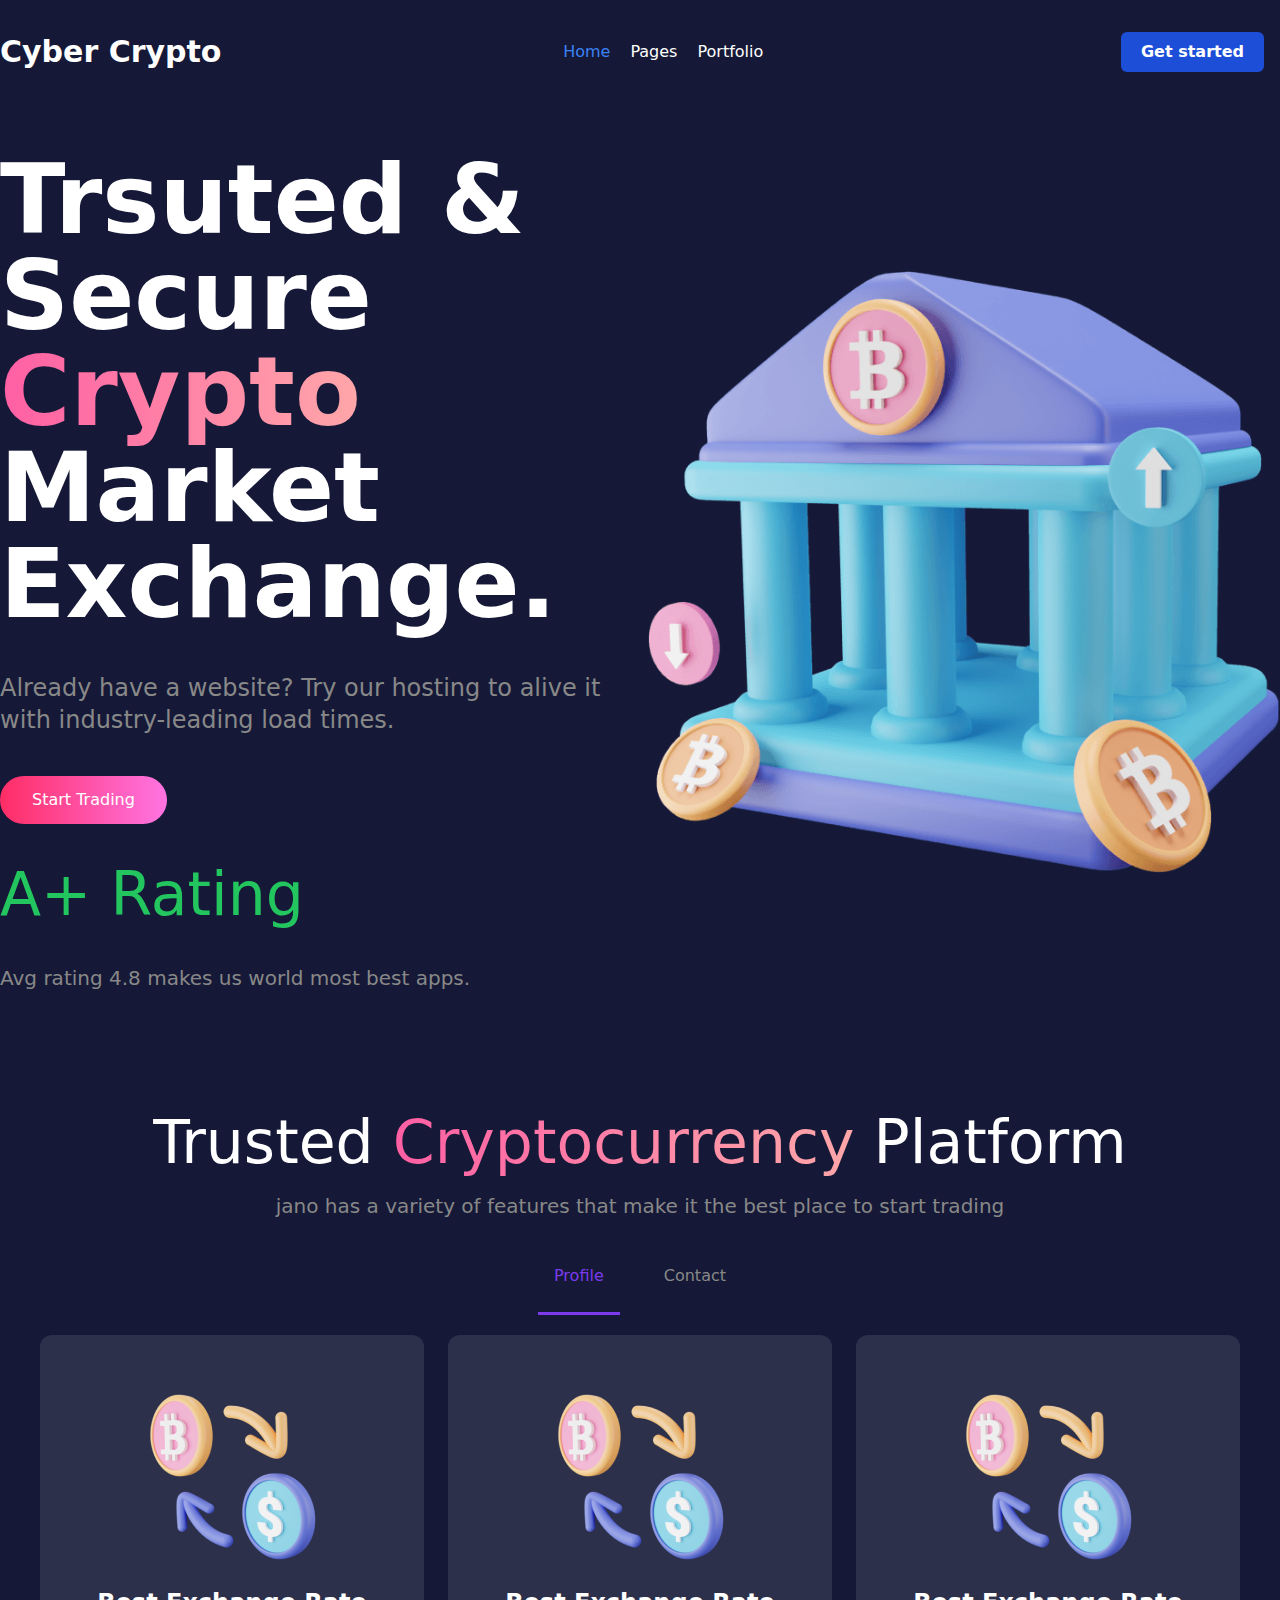
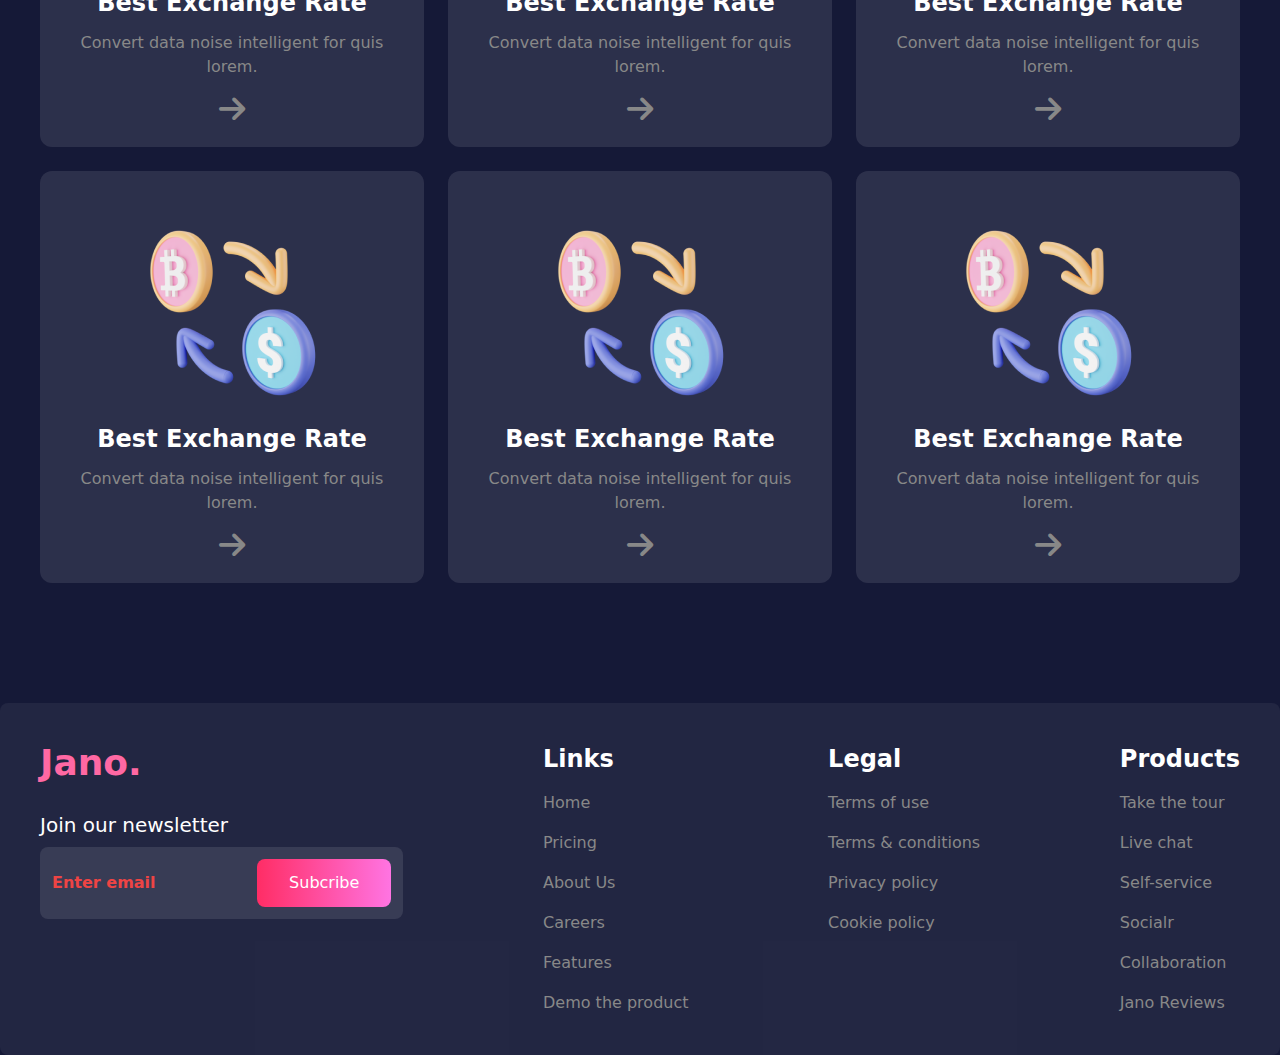
<file: src/index.html>
<!DOCTYPE html>
<html>
  <head>
    <meta charset="UTF-8" />
    <meta name="viewport" content="width=device-width, initial-scale=1.0" />

    <!-- font awesome -->
    <link
      rel="stylesheet"
      href="https://cdnjs.cloudflare.com/ajax/libs/font-awesome/6.6.0/css/all.min.css"
    />

    <!--  Nhúng CSS tailwindcss sau khi watch  -->
    <link href="./output.css" rel="stylesheet" />
  </head>
  <body>
    <!-- <div class="text-red-500 text-sm font-bold">demo tailwindcss</div>
    <div class="text-[#6D11F3] bg-[#6D11F3]">hhh</div> -->

    <main class="bg-[#151937]">
      <!-- HEADER -->
      <section id="header">
        <header class="pt-8">
          <div class="container flex justify-between items-center">
            <div class="text-3xl font-semibold text-white">Cyber Crypto</div>
            <div class="gap-5 hidden md:flex">
              <nav>
                <a
                  href=""
                  class="text-blue-500 font-normal hover:text-blue-500 transition-all"
                  >Home</a
                >
              </nav>
              <nav>
                <a
                  href=""
                  class="text-white font-normal hover:text-blue-500 transition-all"
                  >Pages</a
                >
              </nav>
              <nav>
                <a
                  href=""
                  class="text-white font-normal hover:text-blue-500 transition-all"
                >
                  Portfolio
                </a>
              </nav>
            </div>
            <div class="flex justify-center items-center flex-col">
              <div class="flex items-center gap-4 px-4">
                <button
                  class="bg-[#1D4ED8] py-2 px-5 rounded-md text-white font-semibold hover:bg-blue-900 transition-all"
                >
                  Get started
                </button>
                <div class="text-white md:hidden">
                  <i class="fa-solid fa-bars"></i>
                </div>
              </div>
            </div>
          </div>
        </header>
      </section>

      <!-- About -->
      <section id="about" class="py-20">
        <div class="container flex flex-col lg:flex-row items-center gap-4">
          <div class="w-1/2 text-white space-y-10 order-2 lg:order-1">
            <h2 class="text-8xl font-semibold">
              Trsuted & Secure
              <span
                class="bg-gradient-to-r from-[#FF5FA4] to-[#FFA7A9] bg-clip-text text-transparent"
                >Crypto</span
              >
              Market Exchange.
            </h2>
            <p class="text-[#888] text-2xl font-normal">
              Already have a website? Try our hosting to alive it with
              industry-leading load times.
            </p>
            <button
              class="bg-gradient-to-r from-[#FF2D65] to-[#FF74E2] py-3 px-8 rounded-full font-medium"
            >
              Start Trading
            </button>
            <p class="text-6xl text-white md:text-red-500 lg:text-green-500">
              A+ Rating
            </p>
            <p class="text-[#888] text-xl">
              Avg rating 4.8 makes us world most best apps.
            </p>
          </div>
          <div class="w-1/2 order-1 lg:order-2">
            <img class="w-full" src="./assets/img/bank.png" alt="" />
          </div>
        </div>
      </section>

      <!-- Platform -->
      <section id="platform" class="p-10">
        <div class="container text-white text-center space-y-5">
          <h2 class="text-6xl">
            Trusted
            <span
              class="bg-gradient-to-r from-[#FF5FA4] to-[#FFA7A9] bg-clip-text text-transparent"
              >Cryptocurrency</span
            >
            Platform
          </h2>
          <p class="text-xl text-[#888]">
            jano has a variety of features that make it the best place to start
            trading
          </p>
          <div class="flex gap-7 justify-center">
            <p
              class="text-violet-600 py-6 px-4 border-b-[3px] border-violet-600 cursor-pointer"
            >
              Profile
            </p>
            <p
              class="py-6 px-4 cursor-pointer text-[#888] hover:text-white hover:border-b-[2px] border-white"
            >
              Contact
            </p>
          </div>
          <div class="grid grid-cols-1 md:grid-cols-2 xl:grid-cols-3 gap-6">
            <div
              class="flex justify-center items-center flex-col bg-[rgba(255,255,255,0.1)] p-5 rounded-xl"
            >
              <img src="./assets/img/trusted_1.png" alt="" />
              <p class="text-2xl font-bold">Best Exchange Rate</p>
              <p class="text-lg text-[#888] mt-3">
                Convert data noise intelligent for quis lorem.
              </p>
              <i class="fa-solid fa-arrow-right text-3xl text-[#888] mt-3"></i>
            </div>
            <div
              class="flex justify-center items-center flex-col bg-[rgba(255,255,255,0.1)] p-5 rounded-xl"
            >
              <img src="./assets/img/trusted_1.png" alt="" />
              <p class="text-2xl font-bold">Best Exchange Rate</p>
              <p class="text-lg text-[#888] mt-3">
                Convert data noise intelligent for quis lorem.
              </p>
              <i class="fa-solid fa-arrow-right text-3xl text-[#888] mt-3"></i>
            </div>
            <div
              class="flex justify-center items-center flex-col bg-[rgba(255,255,255,0.1)] p-5 rounded-xl"
            >
              <img src="./assets/img/trusted_1.png" alt="" />
              <p class="text-2xl font-bold">Best Exchange Rate</p>
              <p class="text-lg text-[#888] mt-3">
                Convert data noise intelligent for quis lorem.
              </p>
              <i class="fa-solid fa-arrow-right text-3xl text-[#888] mt-3"></i>
            </div>
            <div
              class="flex justify-center items-center flex-col bg-[rgba(255,255,255,0.1)] p-5 rounded-xl"
            >
              <img src="./assets/img/trusted_1.png" alt="" />
              <p class="text-2xl font-bold">Best Exchange Rate</p>
              <p class="text-lg text-[#888] mt-3">
                Convert data noise intelligent for quis lorem.
              </p>
              <i class="fa-solid fa-arrow-right text-3xl text-[#888] mt-3"></i>
            </div>
            <div
              class="flex justify-center items-center flex-col bg-[rgba(255,255,255,0.1)] p-5 rounded-xl"
            >
              <img src="./assets/img/trusted_1.png" alt="" />
              <p class="text-2xl font-bold">Best Exchange Rate</p>
              <p class="text-lg text-[#888] mt-3">
                Convert data noise intelligent for quis lorem.
              </p>
              <i class="fa-solid fa-arrow-right text-3xl text-[#888] mt-3"></i>
            </div>
            <div
              class="flex justify-center items-center flex-col bg-[rgba(255,255,255,0.1)] p-5 rounded-xl"
            >
              <img src="./assets/img/trusted_1.png" alt="" />
              <p class="text-2xl font-bold">Best Exchange Rate</p>
              <p class="text-lg text-[#888] mt-3">
                Convert data noise intelligent for quis lorem.
              </p>
              <i class="fa-solid fa-arrow-right text-3xl text-[#888] mt-3"></i>
            </div>
          </div>
        </div>
      </section>

      <!-- Feedback -->
      <!-- <section id="feedback">
        <div class="container">
          <div class="text-center mb-10 pt-10">
            <p class="text-xl text-[#888] mb-6">Feedback</p>
            <h2>
              Trsuted by
              <span
                class="text-gardient bg-gradient-to-r from-[#FF5FA4] to-[#FFA7A9]"
                >Clients</span
              >
            </h2>
          </div>
          <img src="./assets/img/kanban.png" alt="" />
          <ul class="flex items-center text-yellow-500 mt-3">
            <li><i class="fa-solid fa-star"></i></li>
            <li><i class="fa-solid fa-star"></i></li>
            <li><i class="fa-solid fa-star"></i></li>
            <li><i class="fa-solid fa-star"></i></li>
            <li><i class="fa-solid fa-star"></i></li>
          </ul>
          <p>
            Certainly from my perspective quis been a great success with due WP
            giving us that enterprises level assured quality.
          </p>
          <p class="cost text-lg font-bold">
            Qulaity & Cost: <span class="text-gray-400">15.00</span>
          </p>
        </div>
      </section> -->

      <!-- Footer -->
      <footer class="mt-20">
        <div
          class="container flex justify-between text-white p-10 bg-[rgba(255,255,255,0.06)] rounded-lg"
        >
          <div>
            <p class="text-4xl font-bold text-[#FF68A3]">Jano.</p>
            <p class="mt-7 text-xl font-medium">Join our newsletter</p>
            <div class="p-3 bg-[rgba(255,255,255,0.1)] mt-2 rounded-lg">
              <input
                class="bg-transparent border-none outline-none placeholder:text-red-500 caret-slate-50 placeholder:font-semibold"
                type="text"
                placeholder="Enter email"
              />
              <button
                class="bg-gradient-to-r from-[#FF2D65] to-[#FF74E2] py-3 px-8 rounded-lg font-medium"
              >
                Subcribe
              </button>
            </div>
          </div>
          <div class="space-y-4 text-[#888]">
            <p class="text-2xl font-bold text-white">Links</p>
            <p
              class="cursor-pointer hover:text-white hover:underline underline-offset-4 transition-all"
            >
              Home
            </p>
            <p class="link">Pricing</p>
            <p class="link">About Us</p>
            <p class="link">Careers</p>
            <p class="link">Features</p>
            <p class="link">Demo the product</p>
          </div>
          <div class="space-y-4 text-[#888]">
            <p class="text-2xl font-bold text-white">Legal</p>
            <p class="link">Terms of use</p>
            <p class="link">Terms & conditions</p>
            <p class="link">Privacy policy</p>
            <p class="link">Cookie policy</p>
          </div>
          <div class="space-y-4 text-[#888]">
            <p class="text-2xl font-bold text-white">Products</p>
            <p class="link">Take the tour</p>
            <p class="link">Live chat</p>
            <p class="link">Self-service</p>
            <p class="link">Socialr</p>
            <p class="link">Collaboration</p>
            <p class="link">Jano Reviews</p>
          </div>
        </div>
      </footer>
    </main>
  </body>
</html>
</file>
<file: src/output.css>
/*
! tailwindcss v3.4.10 | MIT License | https://tailwindcss.com
*/

/*
1. Prevent padding and border from affecting element width. (https://github.com/mozdevs/cssremedy/issues/4)
2. Allow adding a border to an element by just adding a border-width. (https://github.com/tailwindcss/tailwindcss/pull/116)
*/

*,
::before,
::after {
  box-sizing: border-box;
  /* 1 */
  border-width: 0;
  /* 2 */
  border-style: solid;
  /* 2 */
  border-color: #e5e7eb;
  /* 2 */
}

::before,
::after {
  --tw-content: '';
}

/*
1. Use a consistent sensible line-height in all browsers.
2. Prevent adjustments of font size after orientation changes in iOS.
3. Use a more readable tab size.
4. Use the user's configured `sans` font-family by default.
5. Use the user's configured `sans` font-feature-settings by default.
6. Use the user's configured `sans` font-variation-settings by default.
7. Disable tap highlights on iOS
*/

html,
:host {
  line-height: 1.5;
  /* 1 */
  -webkit-text-size-adjust: 100%;
  /* 2 */
  -moz-tab-size: 4;
  /* 3 */
  -o-tab-size: 4;
     tab-size: 4;
  /* 3 */
  font-family: ui-sans-serif, system-ui, sans-serif, "Apple Color Emoji", "Segoe UI Emoji", "Segoe UI Symbol", "Noto Color Emoji";
  /* 4 */
  font-feature-settings: normal;
  /* 5 */
  font-variation-settings: normal;
  /* 6 */
  -webkit-tap-highlight-color: transparent;
  /* 7 */
}

/*
1. Remove the margin in all browsers.
2. Inherit line-height from `html` so users can set them as a class directly on the `html` element.
*/

body {
  margin: 0;
  /* 1 */
  line-height: inherit;
  /* 2 */
}

/*
1. Add the correct height in Firefox.
2. Correct the inheritance of border color in Firefox. (https://bugzilla.mozilla.org/show_bug.cgi?id=190655)
3. Ensure horizontal rules are visible by default.
*/

hr {
  height: 0;
  /* 1 */
  color: inherit;
  /* 2 */
  border-top-width: 1px;
  /* 3 */
}

/*
Add the correct text decoration in Chrome, Edge, and Safari.
*/

abbr:where([title]) {
  -webkit-text-decoration: underline dotted;
          text-decoration: underline dotted;
}

/*
Remove the default font size and weight for headings.
*/

h1,
h2,
h3,
h4,
h5,
h6 {
  font-size: inherit;
  font-weight: inherit;
}

/*
Reset links to optimize for opt-in styling instead of opt-out.
*/

a {
  color: inherit;
  text-decoration: inherit;
}

/*
Add the correct font weight in Edge and Safari.
*/

b,
strong {
  font-weight: bolder;
}

/*
1. Use the user's configured `mono` font-family by default.
2. Use the user's configured `mono` font-feature-settings by default.
3. Use the user's configured `mono` font-variation-settings by default.
4. Correct the odd `em` font sizing in all browsers.
*/

code,
kbd,
samp,
pre {
  font-family: ui-monospace, SFMono-Regular, Menlo, Monaco, Consolas, "Liberation Mono", "Courier New", monospace;
  /* 1 */
  font-feature-settings: normal;
  /* 2 */
  font-variation-settings: normal;
  /* 3 */
  font-size: 1em;
  /* 4 */
}

/*
Add the correct font size in all browsers.
*/

small {
  font-size: 80%;
}

/*
Prevent `sub` and `sup` elements from affecting the line height in all browsers.
*/

sub,
sup {
  font-size: 75%;
  line-height: 0;
  position: relative;
  vertical-align: baseline;
}

sub {
  bottom: -0.25em;
}

sup {
  top: -0.5em;
}

/*
1. Remove text indentation from table contents in Chrome and Safari. (https://bugs.chromium.org/p/chromium/issues/detail?id=999088, https://bugs.webkit.org/show_bug.cgi?id=201297)
2. Correct table border color inheritance in all Chrome and Safari. (https://bugs.chromium.org/p/chromium/issues/detail?id=935729, https://bugs.webkit.org/show_bug.cgi?id=195016)
3. Remove gaps between table borders by default.
*/

table {
  text-indent: 0;
  /* 1 */
  border-color: inherit;
  /* 2 */
  border-collapse: collapse;
  /* 3 */
}

/*
1. Change the font styles in all browsers.
2. Remove the margin in Firefox and Safari.
3. Remove default padding in all browsers.
*/

button,
input,
optgroup,
select,
textarea {
  font-family: inherit;
  /* 1 */
  font-feature-settings: inherit;
  /* 1 */
  font-variation-settings: inherit;
  /* 1 */
  font-size: 100%;
  /* 1 */
  font-weight: inherit;
  /* 1 */
  line-height: inherit;
  /* 1 */
  letter-spacing: inherit;
  /* 1 */
  color: inherit;
  /* 1 */
  margin: 0;
  /* 2 */
  padding: 0;
  /* 3 */
}

/*
Remove the inheritance of text transform in Edge and Firefox.
*/

button,
select {
  text-transform: none;
}

/*
1. Correct the inability to style clickable types in iOS and Safari.
2. Remove default button styles.
*/

button,
input:where([type='button']),
input:where([type='reset']),
input:where([type='submit']) {
  -webkit-appearance: button;
  /* 1 */
  background-color: transparent;
  /* 2 */
  background-image: none;
  /* 2 */
}

/*
Use the modern Firefox focus style for all focusable elements.
*/

:-moz-focusring {
  outline: auto;
}

/*
Remove the additional `:invalid` styles in Firefox. (https://github.com/mozilla/gecko-dev/blob/2f9eacd9d3d995c937b4251a5557d95d494c9be1/layout/style/res/forms.css#L728-L737)
*/

:-moz-ui-invalid {
  box-shadow: none;
}

/*
Add the correct vertical alignment in Chrome and Firefox.
*/

progress {
  vertical-align: baseline;
}

/*
Correct the cursor style of increment and decrement buttons in Safari.
*/

::-webkit-inner-spin-button,
::-webkit-outer-spin-button {
  height: auto;
}

/*
1. Correct the odd appearance in Chrome and Safari.
2. Correct the outline style in Safari.
*/

[type='search'] {
  -webkit-appearance: textfield;
  /* 1 */
  outline-offset: -2px;
  /* 2 */
}

/*
Remove the inner padding in Chrome and Safari on macOS.
*/

::-webkit-search-decoration {
  -webkit-appearance: none;
}

/*
1. Correct the inability to style clickable types in iOS and Safari.
2. Change font properties to `inherit` in Safari.
*/

::-webkit-file-upload-button {
  -webkit-appearance: button;
  /* 1 */
  font: inherit;
  /* 2 */
}

/*
Add the correct display in Chrome and Safari.
*/

summary {
  display: list-item;
}

/*
Removes the default spacing and border for appropriate elements.
*/

blockquote,
dl,
dd,
h1,
h2,
h3,
h4,
h5,
h6,
hr,
figure,
p,
pre {
  margin: 0;
}

fieldset {
  margin: 0;
  padding: 0;
}

legend {
  padding: 0;
}

ol,
ul,
menu {
  list-style: none;
  margin: 0;
  padding: 0;
}

/*
Reset default styling for dialogs.
*/

dialog {
  padding: 0;
}

/*
Prevent resizing textareas horizontally by default.
*/

textarea {
  resize: vertical;
}

/*
1. Reset the default placeholder opacity in Firefox. (https://github.com/tailwindlabs/tailwindcss/issues/3300)
2. Set the default placeholder color to the user's configured gray 400 color.
*/

input::-moz-placeholder, textarea::-moz-placeholder {
  opacity: 1;
  /* 1 */
  color: #9ca3af;
  /* 2 */
}

input::placeholder,
textarea::placeholder {
  opacity: 1;
  /* 1 */
  color: #9ca3af;
  /* 2 */
}

/*
Set the default cursor for buttons.
*/

button,
[role="button"] {
  cursor: pointer;
}

/*
Make sure disabled buttons don't get the pointer cursor.
*/

:disabled {
  cursor: default;
}

/*
1. Make replaced elements `display: block` by default. (https://github.com/mozdevs/cssremedy/issues/14)
2. Add `vertical-align: middle` to align replaced elements more sensibly by default. (https://github.com/jensimmons/cssremedy/issues/14#issuecomment-634934210)
   This can trigger a poorly considered lint error in some tools but is included by design.
*/

img,
svg,
video,
canvas,
audio,
iframe,
embed,
object {
  display: block;
  /* 1 */
  vertical-align: middle;
  /* 2 */
}

/*
Constrain images and videos to the parent width and preserve their intrinsic aspect ratio. (https://github.com/mozdevs/cssremedy/issues/14)
*/

img,
video {
  max-width: 100%;
  height: auto;
}

/* Make elements with the HTML hidden attribute stay hidden by default */

[hidden] {
  display: none;
}

*, ::before, ::after {
  --tw-border-spacing-x: 0;
  --tw-border-spacing-y: 0;
  --tw-translate-x: 0;
  --tw-translate-y: 0;
  --tw-rotate: 0;
  --tw-skew-x: 0;
  --tw-skew-y: 0;
  --tw-scale-x: 1;
  --tw-scale-y: 1;
  --tw-pan-x:  ;
  --tw-pan-y:  ;
  --tw-pinch-zoom:  ;
  --tw-scroll-snap-strictness: proximity;
  --tw-gradient-from-position:  ;
  --tw-gradient-via-position:  ;
  --tw-gradient-to-position:  ;
  --tw-ordinal:  ;
  --tw-slashed-zero:  ;
  --tw-numeric-figure:  ;
  --tw-numeric-spacing:  ;
  --tw-numeric-fraction:  ;
  --tw-ring-inset:  ;
  --tw-ring-offset-width: 0px;
  --tw-ring-offset-color: #fff;
  --tw-ring-color: rgb(59 130 246 / 0.5);
  --tw-ring-offset-shadow: 0 0 #0000;
  --tw-ring-shadow: 0 0 #0000;
  --tw-shadow: 0 0 #0000;
  --tw-shadow-colored: 0 0 #0000;
  --tw-blur:  ;
  --tw-brightness:  ;
  --tw-contrast:  ;
  --tw-grayscale:  ;
  --tw-hue-rotate:  ;
  --tw-invert:  ;
  --tw-saturate:  ;
  --tw-sepia:  ;
  --tw-drop-shadow:  ;
  --tw-backdrop-blur:  ;
  --tw-backdrop-brightness:  ;
  --tw-backdrop-contrast:  ;
  --tw-backdrop-grayscale:  ;
  --tw-backdrop-hue-rotate:  ;
  --tw-backdrop-invert:  ;
  --tw-backdrop-opacity:  ;
  --tw-backdrop-saturate:  ;
  --tw-backdrop-sepia:  ;
  --tw-contain-size:  ;
  --tw-contain-layout:  ;
  --tw-contain-paint:  ;
  --tw-contain-style:  ;
}

::backdrop {
  --tw-border-spacing-x: 0;
  --tw-border-spacing-y: 0;
  --tw-translate-x: 0;
  --tw-translate-y: 0;
  --tw-rotate: 0;
  --tw-skew-x: 0;
  --tw-skew-y: 0;
  --tw-scale-x: 1;
  --tw-scale-y: 1;
  --tw-pan-x:  ;
  --tw-pan-y:  ;
  --tw-pinch-zoom:  ;
  --tw-scroll-snap-strictness: proximity;
  --tw-gradient-from-position:  ;
  --tw-gradient-via-position:  ;
  --tw-gradient-to-position:  ;
  --tw-ordinal:  ;
  --tw-slashed-zero:  ;
  --tw-numeric-figure:  ;
  --tw-numeric-spacing:  ;
  --tw-numeric-fraction:  ;
  --tw-ring-inset:  ;
  --tw-ring-offset-width: 0px;
  --tw-ring-offset-color: #fff;
  --tw-ring-color: rgb(59 130 246 / 0.5);
  --tw-ring-offset-shadow: 0 0 #0000;
  --tw-ring-shadow: 0 0 #0000;
  --tw-shadow: 0 0 #0000;
  --tw-shadow-colored: 0 0 #0000;
  --tw-blur:  ;
  --tw-brightness:  ;
  --tw-contrast:  ;
  --tw-grayscale:  ;
  --tw-hue-rotate:  ;
  --tw-invert:  ;
  --tw-saturate:  ;
  --tw-sepia:  ;
  --tw-drop-shadow:  ;
  --tw-backdrop-blur:  ;
  --tw-backdrop-brightness:  ;
  --tw-backdrop-contrast:  ;
  --tw-backdrop-grayscale:  ;
  --tw-backdrop-hue-rotate:  ;
  --tw-backdrop-invert:  ;
  --tw-backdrop-opacity:  ;
  --tw-backdrop-saturate:  ;
  --tw-backdrop-sepia:  ;
  --tw-contain-size:  ;
  --tw-contain-layout:  ;
  --tw-contain-paint:  ;
  --tw-contain-style:  ;
}

.container {
  width: 100%;
  margin-right: auto;
  margin-left: auto;
}

@media (min-width: 640px) {
  .container {
    max-width: 640px;
  }
}

@media (min-width: 768px) {
  .container {
    max-width: 768px;
  }
}

@media (min-width: 1024px) {
  .container {
    max-width: 1024px;
  }
}

@media (min-width: 1280px) {
  .container {
    max-width: 1280px;
  }
}

@media (min-width: 1536px) {
  .container {
    max-width: 1536px;
  }
}

.link {
  cursor: pointer;
  text-underline-offset: 4px;
  transition-property: all;
  transition-timing-function: cubic-bezier(0.4, 0, 0.2, 1);
  transition-duration: 150ms;
}

.link:hover {
  --tw-text-opacity: 1;
  color: rgb(255 255 255 / var(--tw-text-opacity));
  text-decoration-line: underline;
}

.order-1 {
  order: 1;
}

.order-2 {
  order: 2;
}

.mb-10 {
  margin-bottom: 2.5rem;
}

.mb-6 {
  margin-bottom: 1.5rem;
}

.mt-2 {
  margin-top: 0.5rem;
}

.mt-20 {
  margin-top: 5rem;
}

.mt-3 {
  margin-top: 0.75rem;
}

.mt-7 {
  margin-top: 1.75rem;
}

.flex {
  display: flex;
}

.grid {
  display: grid;
}

.hidden {
  display: none;
}

.w-1\/2 {
  width: 50%;
}

.w-full {
  width: 100%;
}

.cursor-pointer {
  cursor: pointer;
}

.grid-cols-3 {
  grid-template-columns: repeat(3, minmax(0, 1fr));
}

.grid-cols-1 {
  grid-template-columns: repeat(1, minmax(0, 1fr));
}

.flex-col {
  flex-direction: column;
}

.items-center {
  align-items: center;
}

.justify-center {
  justify-content: center;
}

.justify-between {
  justify-content: space-between;
}

.gap-4 {
  gap: 1rem;
}

.gap-5 {
  gap: 1.25rem;
}

.gap-6 {
  gap: 1.5rem;
}

.gap-7 {
  gap: 1.75rem;
}

.gap-1 {
  gap: 0.25rem;
}

.space-y-10 > :not([hidden]) ~ :not([hidden]) {
  --tw-space-y-reverse: 0;
  margin-top: calc(2.5rem * calc(1 - var(--tw-space-y-reverse)));
  margin-bottom: calc(2.5rem * var(--tw-space-y-reverse));
}

.space-y-4 > :not([hidden]) ~ :not([hidden]) {
  --tw-space-y-reverse: 0;
  margin-top: calc(1rem * calc(1 - var(--tw-space-y-reverse)));
  margin-bottom: calc(1rem * var(--tw-space-y-reverse));
}

.space-y-5 > :not([hidden]) ~ :not([hidden]) {
  --tw-space-y-reverse: 0;
  margin-top: calc(1.25rem * calc(1 - var(--tw-space-y-reverse)));
  margin-bottom: calc(1.25rem * var(--tw-space-y-reverse));
}

.rounded-full {
  border-radius: 9999px;
}

.rounded-lg {
  border-radius: 0.5rem;
}

.rounded-md {
  border-radius: 0.375rem;
}

.rounded-xl {
  border-radius: 0.75rem;
}

.border-b-\[3px\] {
  border-bottom-width: 3px;
}

.border-none {
  border-style: none;
}

.border-violet-600 {
  --tw-border-opacity: 1;
  border-color: rgb(124 58 237 / var(--tw-border-opacity));
}

.border-white {
  --tw-border-opacity: 1;
  border-color: rgb(255 255 255 / var(--tw-border-opacity));
}

.bg-\[\#151937\] {
  --tw-bg-opacity: 1;
  background-color: rgb(21 25 55 / var(--tw-bg-opacity));
}

.bg-\[\#1D4ED8\] {
  --tw-bg-opacity: 1;
  background-color: rgb(29 78 216 / var(--tw-bg-opacity));
}

.bg-\[\#6D11F3\] {
  --tw-bg-opacity: 1;
  background-color: rgb(109 17 243 / var(--tw-bg-opacity));
}

.bg-\[rgba\(255\2c 255\2c 255\2c 0\.06\)\] {
  background-color: rgba(255,255,255,0.06);
}

.bg-\[rgba\(255\2c 255\2c 255\2c 0\.1\)\] {
  background-color: rgba(255,255,255,0.1);
}

.bg-transparent {
  background-color: transparent;
}

.bg-gradient-to-r {
  background-image: linear-gradient(to right, var(--tw-gradient-stops));
}

.from-\[\#FF2D65\] {
  --tw-gradient-from: #FF2D65 var(--tw-gradient-from-position);
  --tw-gradient-to: rgb(255 45 101 / 0) var(--tw-gradient-to-position);
  --tw-gradient-stops: var(--tw-gradient-from), var(--tw-gradient-to);
}

.from-\[\#FF5FA4\] {
  --tw-gradient-from: #FF5FA4 var(--tw-gradient-from-position);
  --tw-gradient-to: rgb(255 95 164 / 0) var(--tw-gradient-to-position);
  --tw-gradient-stops: var(--tw-gradient-from), var(--tw-gradient-to);
}

.to-\[\#FF74E2\] {
  --tw-gradient-to: #FF74E2 var(--tw-gradient-to-position);
}

.to-\[\#FFA7A9\] {
  --tw-gradient-to: #FFA7A9 var(--tw-gradient-to-position);
}

.bg-clip-text {
  -webkit-background-clip: text;
          background-clip: text;
}

.p-10 {
  padding: 2.5rem;
}

.p-3 {
  padding: 0.75rem;
}

.p-5 {
  padding: 1.25rem;
}

.px-4 {
  padding-left: 1rem;
  padding-right: 1rem;
}

.px-5 {
  padding-left: 1.25rem;
  padding-right: 1.25rem;
}

.px-8 {
  padding-left: 2rem;
  padding-right: 2rem;
}

.py-2 {
  padding-top: 0.5rem;
  padding-bottom: 0.5rem;
}

.py-20 {
  padding-top: 5rem;
  padding-bottom: 5rem;
}

.py-3 {
  padding-top: 0.75rem;
  padding-bottom: 0.75rem;
}

.py-6 {
  padding-top: 1.5rem;
  padding-bottom: 1.5rem;
}

.px-16 {
  padding-left: 4rem;
  padding-right: 4rem;
}

.pt-10 {
  padding-top: 2.5rem;
}

.pt-8 {
  padding-top: 2rem;
}

.text-center {
  text-align: center;
}

.text-2xl {
  font-size: 1.5rem;
  line-height: 2rem;
}

.text-3xl {
  font-size: 1.875rem;
  line-height: 2.25rem;
}

.text-4xl {
  font-size: 2.25rem;
  line-height: 2.5rem;
}

.text-6xl {
  font-size: 3.75rem;
  line-height: 1;
}

.text-8xl {
  font-size: 6rem;
  line-height: 1;
}

.text-lg {
  font-size: 16px;
}

.text-sm {
  font-size: 0.875rem;
  line-height: 1.25rem;
}

.text-xl {
  font-size: 1.25rem;
  line-height: 1.75rem;
}

.font-bold {
  font-weight: 700;
}

.font-medium {
  font-weight: 500;
}

.font-normal {
  font-weight: 400;
}

.font-semibold {
  font-weight: 600;
}

.text-\[\#6D11F3\] {
  --tw-text-opacity: 1;
  color: rgb(109 17 243 / var(--tw-text-opacity));
}

.text-\[\#888\] {
  --tw-text-opacity: 1;
  color: rgb(136 136 136 / var(--tw-text-opacity));
}

.text-\[\#FF68A3\] {
  --tw-text-opacity: 1;
  color: rgb(255 104 163 / var(--tw-text-opacity));
}

.text-blue-500 {
  --tw-text-opacity: 1;
  color: rgb(59 130 246 / var(--tw-text-opacity));
}

.text-gray-400 {
  --tw-text-opacity: 1;
  color: rgb(156 163 175 / var(--tw-text-opacity));
}

.text-red-500 {
  --tw-text-opacity: 1;
  color: rgb(239 68 68 / var(--tw-text-opacity));
}

.text-transparent {
  color: transparent;
}

.text-violet-600 {
  --tw-text-opacity: 1;
  color: rgb(124 58 237 / var(--tw-text-opacity));
}

.text-white {
  --tw-text-opacity: 1;
  color: rgb(255 255 255 / var(--tw-text-opacity));
}

.text-yellow-500 {
  --tw-text-opacity: 1;
  color: rgb(234 179 8 / var(--tw-text-opacity));
}

.underline-offset-4 {
  text-underline-offset: 4px;
}

.caret-slate-50 {
  caret-color: #f8fafc;
}

.outline-none {
  outline: 2px solid transparent;
  outline-offset: 2px;
}

.transition-all {
  transition-property: all;
  transition-timing-function: cubic-bezier(0.4, 0, 0.2, 1);
  transition-duration: 150ms;
}

/* break point: 640px (sm), 768px (md), 1024px (lg), 1280px (xl), 1536px (2xl) */

/* min-width: >= 640 */

@media screen and (min-width: 640px) {
  .sub-title{
    color: red;
  }
}

/* screen >= 768px */

@media screen and (min-width: 768px) {
  .sub-title{
    color: green;
  }
}

.placeholder\:font-semibold::-moz-placeholder {
  font-weight: 600;
}

.placeholder\:font-semibold::placeholder {
  font-weight: 600;
}

.placeholder\:text-red-500::-moz-placeholder {
  --tw-text-opacity: 1;
  color: rgb(239 68 68 / var(--tw-text-opacity));
}

.placeholder\:text-red-500::placeholder {
  --tw-text-opacity: 1;
  color: rgb(239 68 68 / var(--tw-text-opacity));
}

.hover\:border-b-\[2px\]:hover {
  border-bottom-width: 2px;
}

.hover\:bg-blue-900:hover {
  --tw-bg-opacity: 1;
  background-color: rgb(30 58 138 / var(--tw-bg-opacity));
}

.hover\:text-blue-500:hover {
  --tw-text-opacity: 1;
  color: rgb(59 130 246 / var(--tw-text-opacity));
}

.hover\:text-white:hover {
  --tw-text-opacity: 1;
  color: rgb(255 255 255 / var(--tw-text-opacity));
}

.hover\:underline:hover {
  text-decoration-line: underline;
}

@media (min-width: 768px) {
  .md\:flex {
    display: flex;
  }

  .md\:hidden {
    display: none;
  }

  .md\:grid-cols-2 {
    grid-template-columns: repeat(2, minmax(0, 1fr));
  }

  .md\:text-red-500 {
    --tw-text-opacity: 1;
    color: rgb(239 68 68 / var(--tw-text-opacity));
  }
}

@media (min-width: 1024px) {
  .lg\:order-1 {
    order: 1;
  }

  .lg\:order-2 {
    order: 2;
  }

  .lg\:flex-row {
    flex-direction: row;
  }

  .lg\:text-green-500 {
    --tw-text-opacity: 1;
    color: rgb(34 197 94 / var(--tw-text-opacity));
  }
}

@media (min-width: 1280px) {
  .xl\:grid-cols-3 {
    grid-template-columns: repeat(3, minmax(0, 1fr));
  }

  .xl\:text-black {
    --tw-text-opacity: 1;
    color: rgb(0 0 0 / var(--tw-text-opacity));
  }
}
</file>
